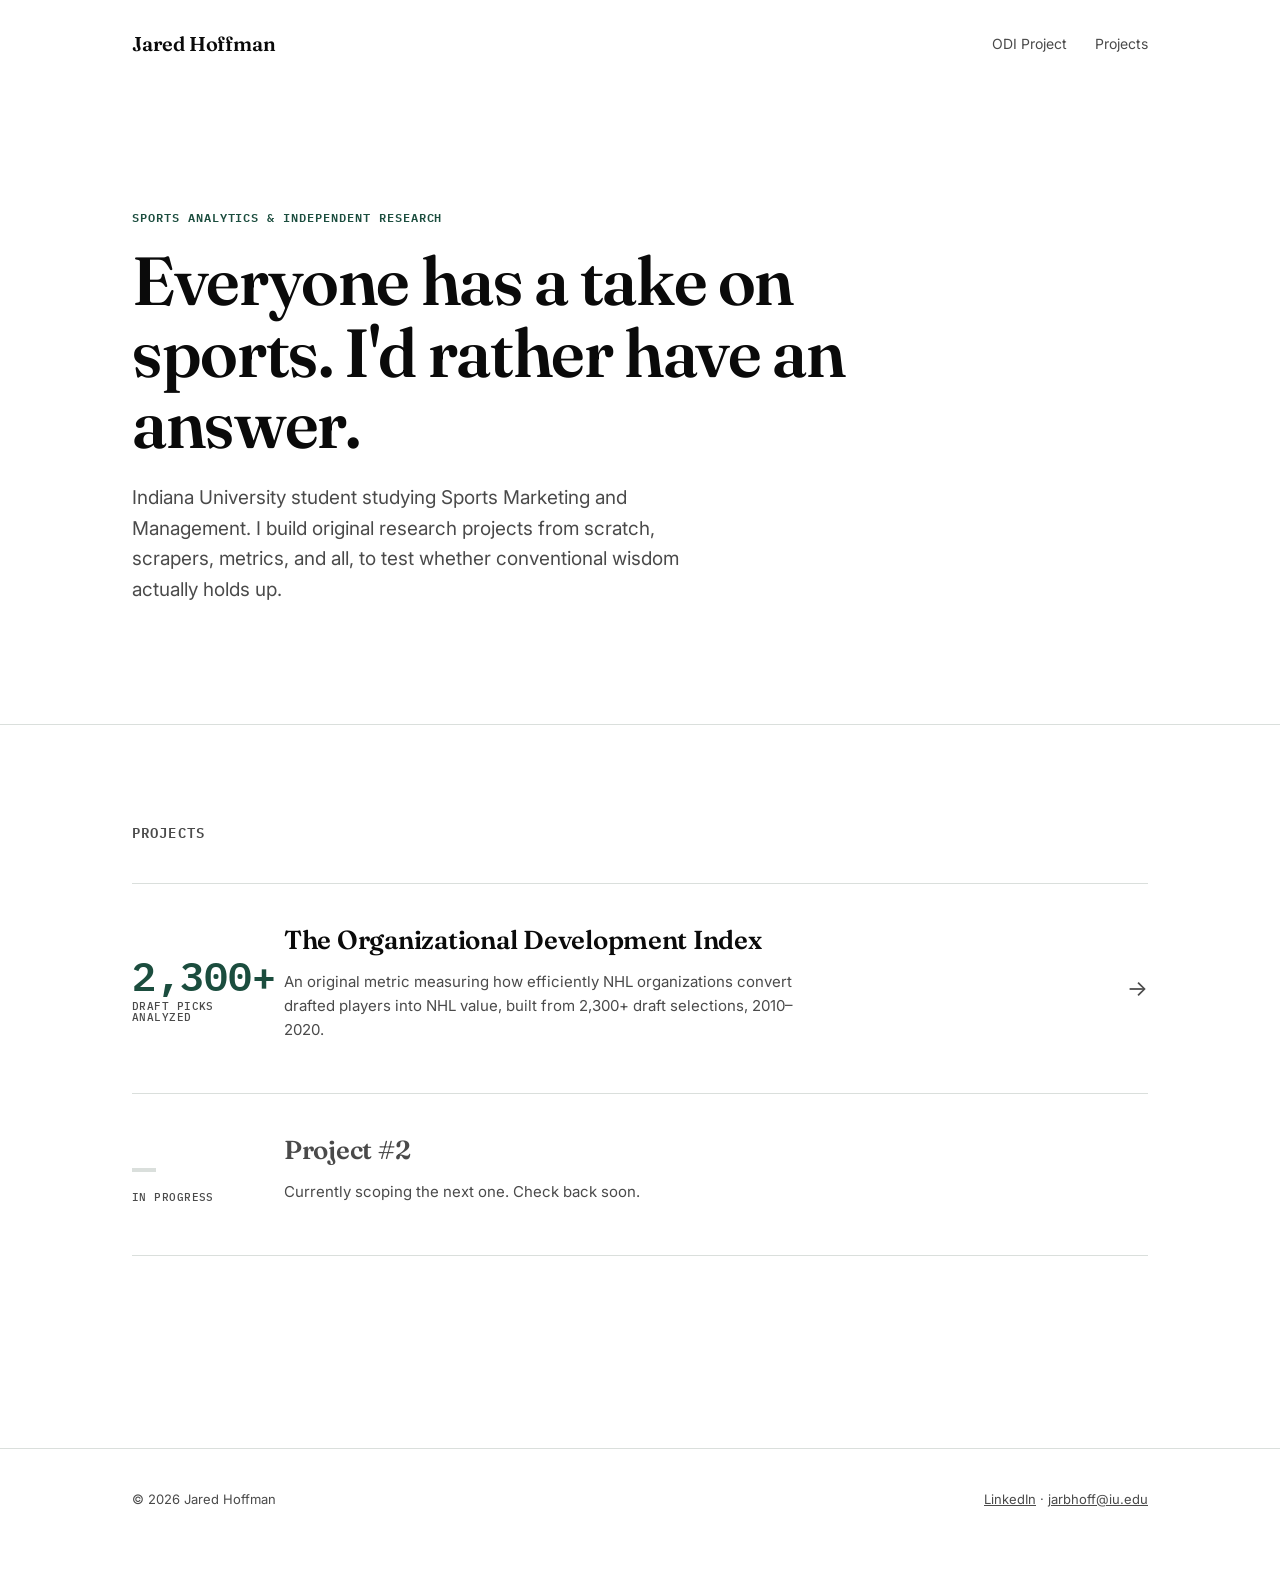
<file: index.html>
<!DOCTYPE html>
<html lang="en">
<head>
<meta charset="UTF-8">
<meta name="viewport" content="width=device-width, initial-scale=1.0">
<title>Jared Hoffman — Sports Analytics</title>
<meta name="description" content="Independent sports analytics projects by Jared Hoffman.">
<link rel="preconnect" href="https://fonts.googleapis.com">
<link href="https://fonts.googleapis.com/css2?family=Fraunces:opsz,wght@9..144,400;9..144,600;9..144,700&family=Inter:wght@400;500;600&family=IBM+Plex+Mono:wght@400;500;600&display=swap" rel="stylesheet">
<link rel="stylesheet" href="styles.css">
<style>
  .home-hero {
    padding: 120px 0 100px;
    border-bottom: 1px solid var(--border);
  }
  .home-hero h1 {
    font-size: clamp(40px, 6vw, 68px);
    line-height: 1.05;
    letter-spacing: -0.02em;
    max-width: 780px;
    margin-top: 18px;
  }
  .home-hero p.lede {
    max-width: 560px;
    font-size: 19px;
    color: var(--ink-soft);
    margin-top: 24px;
  }

  .projects-section { padding: 96px 0; }
  .projects-section > .wrap > h2 {
    font-size: 14px;
    font-family: var(--font-mono);
    text-transform: uppercase;
    letter-spacing: 0.08em;
    color: var(--ink-soft);
    margin-bottom: 40px;
  }

  .project-card {
    display: grid;
    grid-template-columns: 120px 1fr auto;
    gap: 32px;
    align-items: center;
    padding: 36px 0;
    border-top: 1px solid var(--border);
    text-decoration: none;
    color: var(--ink);
    transition: padding-left .2s ease;
  }
  .project-card:last-child { border-bottom: 1px solid var(--border); }
  .project-card:hover { padding-left: 10px; }
  .project-card .stat {
    font-family: var(--font-mono);
    font-size: 40px;
    font-weight: 600;
    color: var(--accent);
    line-height: 1;
  }
  .project-card .stat .label {
    display: block;
    font-size: 11px;
    font-weight: 500;
    color: var(--ink-soft);
    letter-spacing: 0.04em;
    text-transform: uppercase;
    margin-top: 6px;
  }
  .project-card h3 {
    font-size: 26px;
    letter-spacing: -0.01em;
  }
  .project-card p {
    color: var(--ink-soft);
    font-size: 15px;
    margin-top: 8px;
    max-width: 520px;
  }
  .project-card .arrow {
    font-size: 22px;
    color: var(--ink-soft);
    transition: transform .2s ease;
  }
  .project-card:hover .arrow { transform: translateX(4px); color: var(--accent); }

  .project-card.placeholder {
    color: var(--ink-soft);
    cursor: default;
  }
  .project-card.placeholder:hover { padding-left: 0; }
  .project-card.placeholder .stat { color: var(--border); }

  @media (max-width: 640px) {
    .project-card { grid-template-columns: 1fr; gap: 12px; }
    .project-card .arrow { display: none; }
  }
</style>
</head>
<body>

<nav class="site-nav">
  <a href="index.html" class="brand">Jared Hoffman</a>
  <div class="links">
    <a href="odi.html">ODI Project</a>
    <a href="#projects">Projects</a>
  </div>
</nav>

<section class="home-hero">
  <div class="wrap">
    <div class="eyebrow">Sports Analytics &amp; Independent Research</div>
    <h1>Everyone has a take on sports. I'd rather have an answer.</h1>
    <p class="lede">Indiana University student studying Sports Marketing and Management. I build original research projects from scratch, scrapers, metrics, and all, to test whether conventional wisdom actually holds up.</p>
  </div>
</section>

<section class="projects-section" id="projects">
  <div class="wrap">
    <h2>Projects</h2>

    <a href="odi.html" class="project-card">
      <div class="stat">2,300+<span class="label">Draft picks analyzed</span></div>
      <div>
        <h3>The Organizational Development Index</h3>
        <p>An original metric measuring how efficiently NHL organizations convert drafted players into NHL value, built from 2,300+ draft selections, 2010–2020.</p>
      </div>
      <div class="arrow">→</div>
    </a>

    <div class="project-card placeholder">
      <div class="stat">—<span class="label">In progress</span></div>
      <div>
        <h3>Project #2</h3>
        <p>Currently scoping the next one. Check back soon.</p>
      </div>
      <div></div>
    </div>
  </div>
</section>

<footer>
  <div class="wrap">
    <span>© 2026 Jared Hoffman</span>
    <span><a href="https://www.linkedin.com/in/jared-hoffman-a68701314/">LinkedIn</a> · <a href="mailto:jarbhoff@iu.edu">jarbhoff@iu.edu</a></span>
  </div>
</footer>

</body>
</html>
</file>
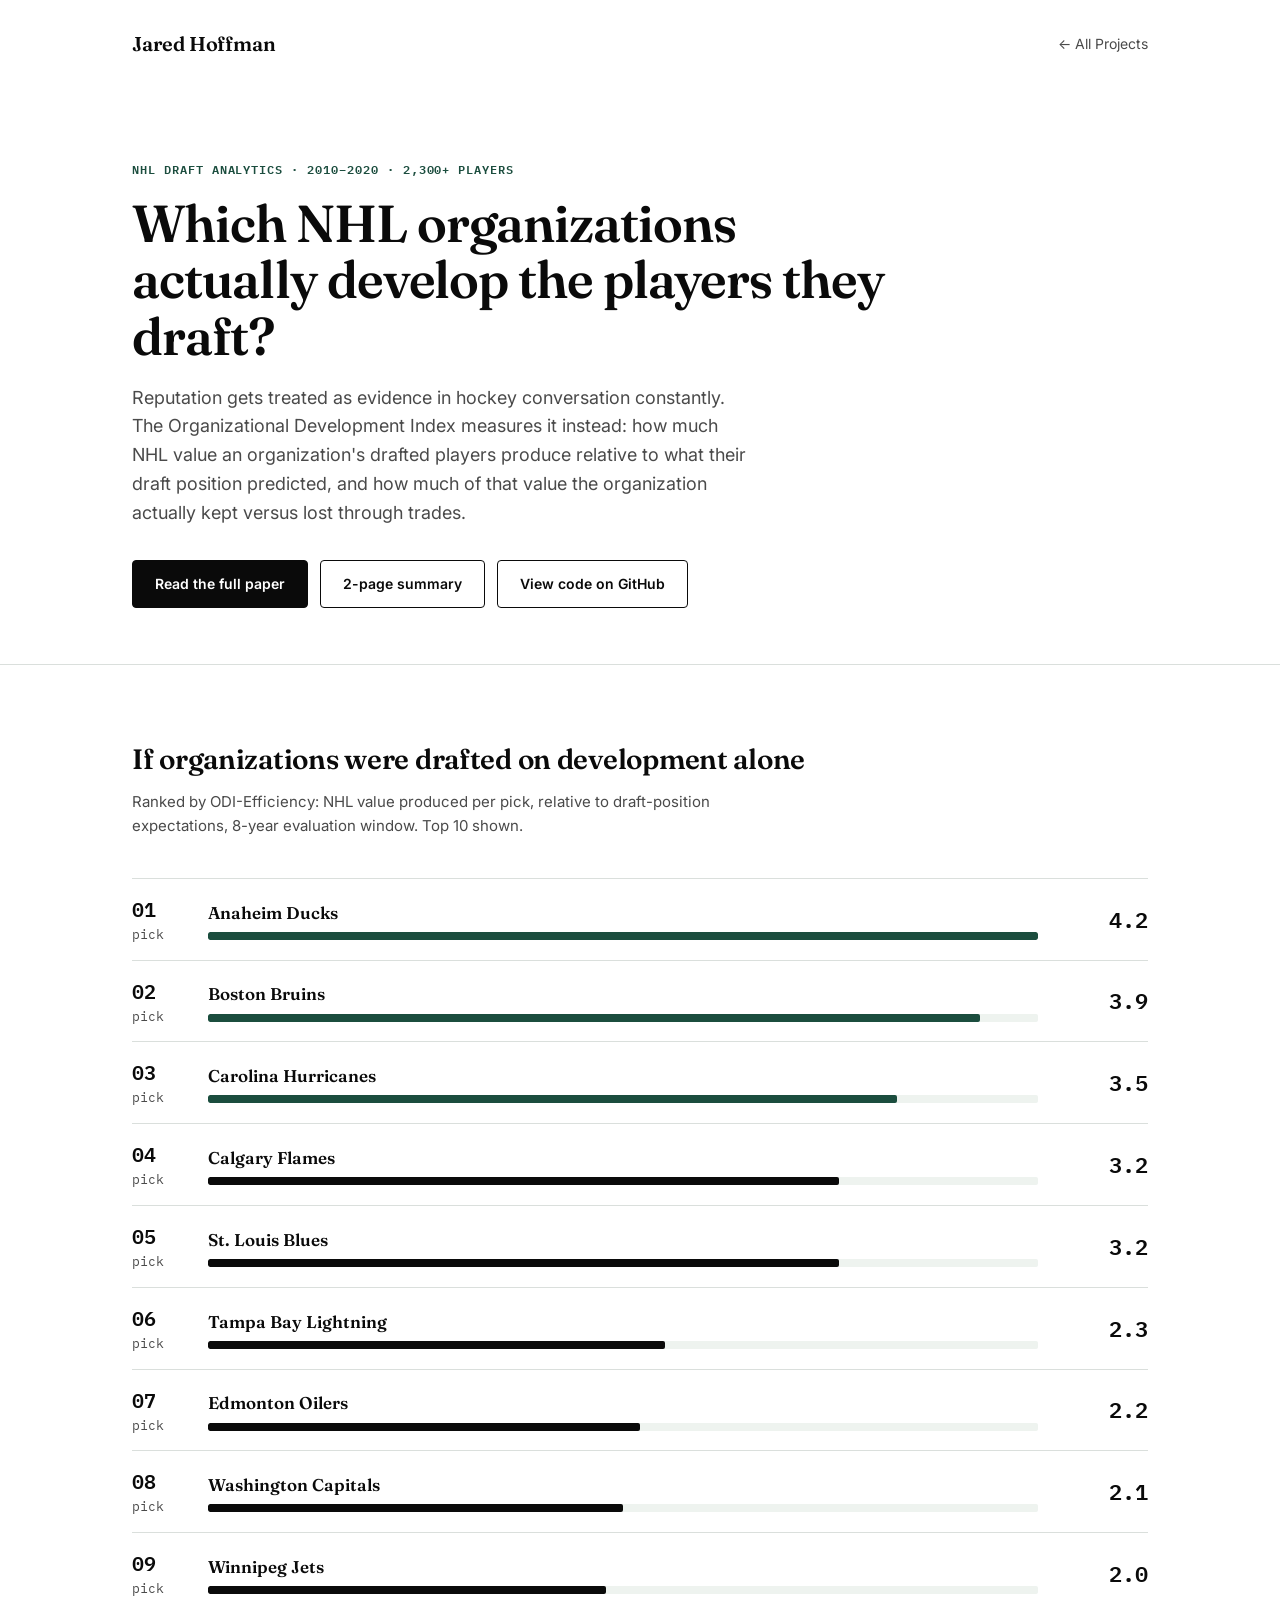
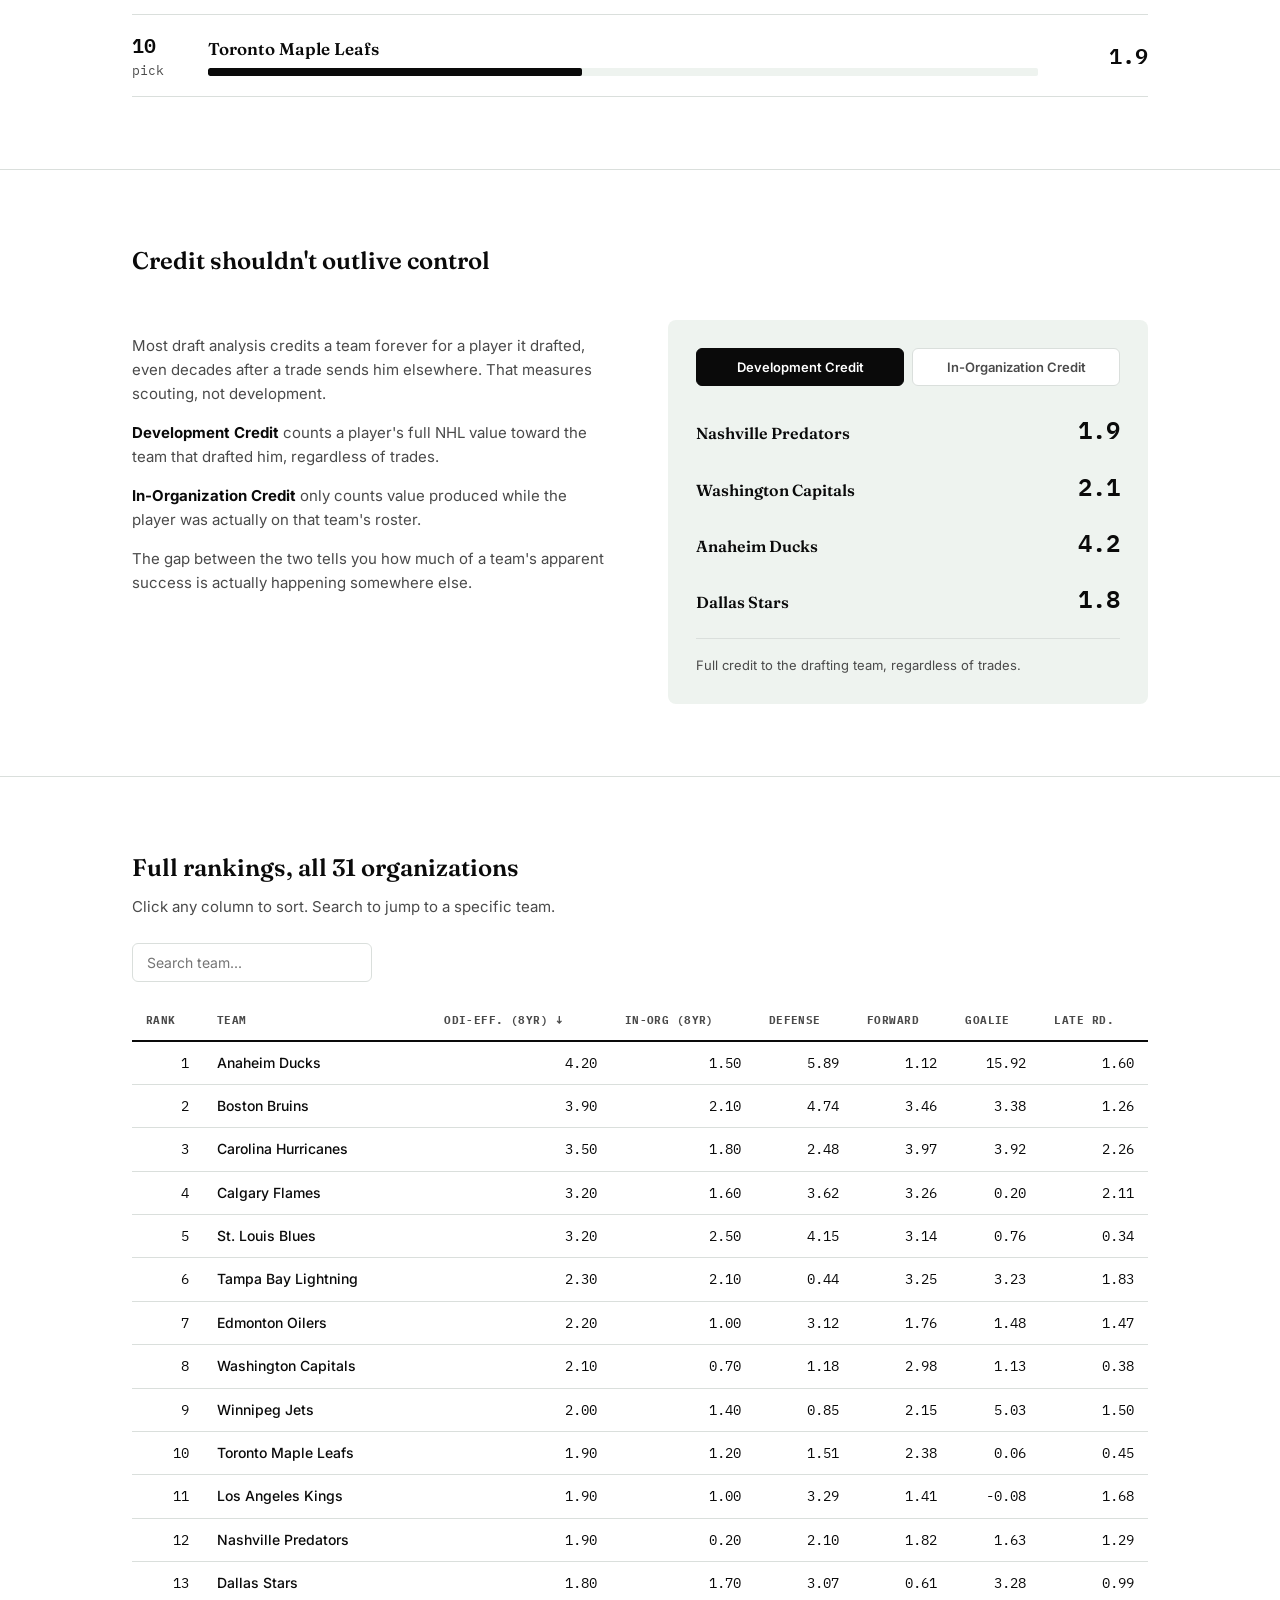
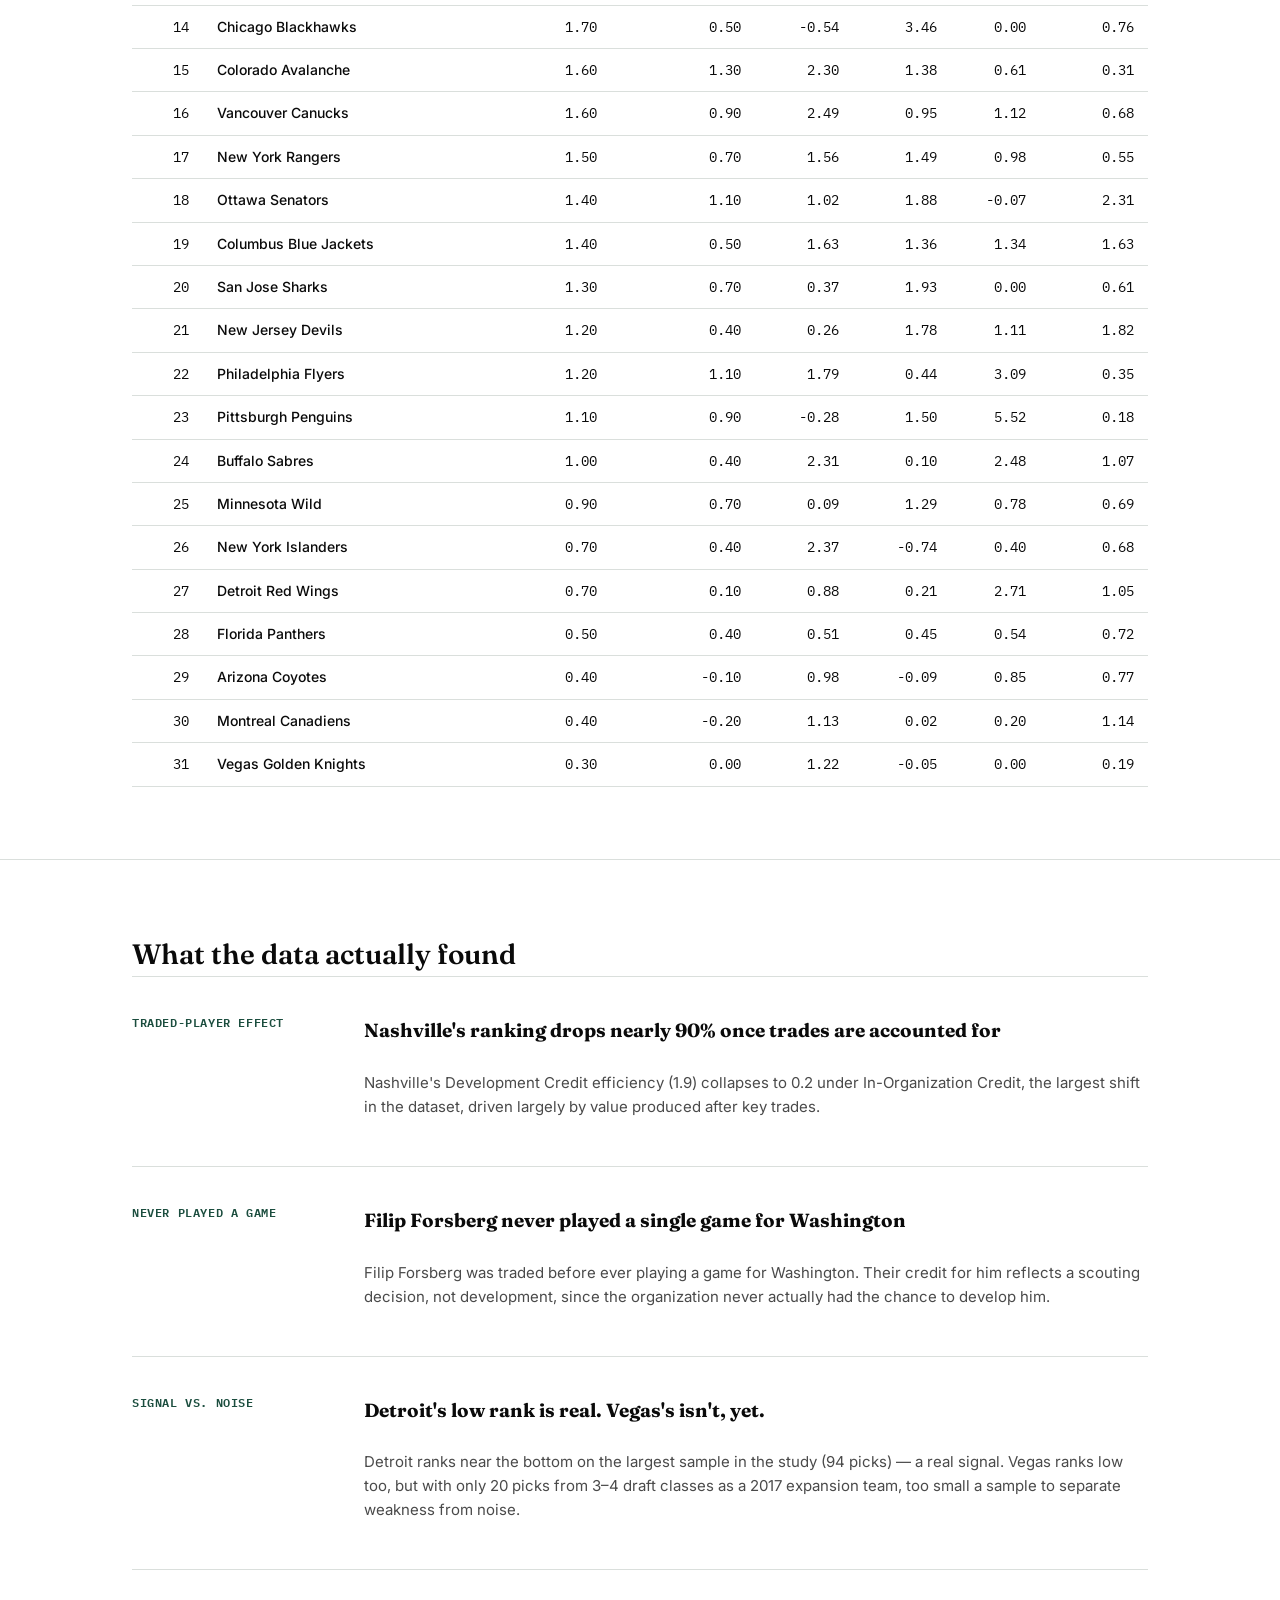
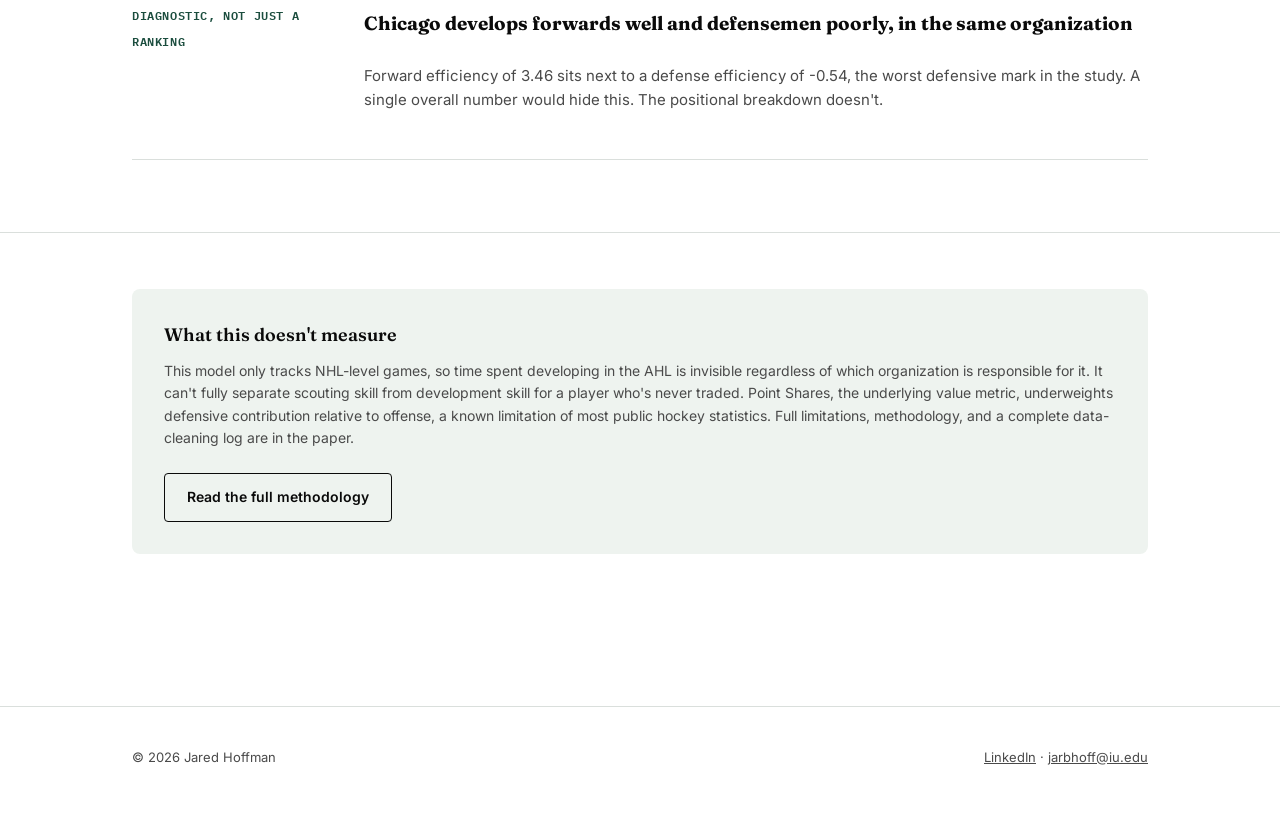
<file: odi.html>
<!DOCTYPE html>
<html lang="en">
<head>
<meta charset="UTF-8">
<meta name="viewport" content="width=device-width, initial-scale=1.0">
<title>The Organizational Development Index — Jared Hoffman</title>
<meta name="description" content="An original metric measuring how efficiently NHL organizations convert drafted players into NHL value.">
<link rel="preconnect" href="https://fonts.googleapis.com">
<link href="https://fonts.googleapis.com/css2?family=Fraunces:opsz,wght@9..144,400;9..144,600;9..144,700&family=Inter:wght@400;500;600&family=IBM+Plex+Mono:wght@400;500;600&display=swap" rel="stylesheet">
<link rel="stylesheet" href="styles.css">
<style>

  /* ---------- Hero ---------- */
  .odi-hero { padding: 72px 0 56px; border-bottom: 1px solid var(--border); }
  .odi-hero h1 {
    font-size: clamp(34px, 5vw, 52px);
    line-height: 1.08;
    letter-spacing: -0.02em;
    max-width: 760px;
    margin-top: 16px;
  }
  .odi-hero p.lede { max-width: 620px; font-size: 18px; color: var(--ink-soft); margin-top: 20px; }
  .odi-hero .cta-row { display: flex; gap: 12px; margin-top: 32px; flex-wrap: wrap; }

  /* ---------- Draft board ---------- */
  .board-section { padding: 72px 0; border-bottom: 1px solid var(--border); }
  .board-section h2 { font-size: 28px; letter-spacing: -0.01em; }
  .board-section .sub { color: var(--ink-soft); margin-top: 8px; max-width: 640px; font-size: 15px; }

  .board { margin-top: 40px; }
  .board-row {
    display: grid;
    grid-template-columns: 56px 1fr 90px;
    align-items: center;
    gap: 20px;
    padding: 14px 0;
    border-top: 1px solid var(--border);
  }
  .board-row:last-child { border-bottom: 1px solid var(--border); }
  .board-row .pick {
    font-family: var(--font-mono);
    font-size: 13px;
    color: var(--ink-soft);
  }
  .board-row .pick .num { font-size: 20px; color: var(--ink); font-weight: 600; display: block; }
  .board-row .team-bar-wrap { display: flex; flex-direction: column; gap: 6px; }
  .board-row .team-name { font-family: var(--font-display); font-size: 17px; font-weight: 600; }
  .board-row .bar-track { height: 8px; background: var(--tint); border-radius: 2px; overflow: hidden; }
  .board-row .bar-fill { height: 100%; background: var(--ink); border-radius: 2px; }
  .board-row:nth-child(-n+3) .bar-fill { background: var(--accent); }
  .board-row .eff {
    font-family: var(--font-mono);
    font-size: 22px;
    font-weight: 600;
    text-align: right;
  }

  /* ---------- How it works / toggle ---------- */
  .how-section { padding: 72px 0; border-bottom: 1px solid var(--border); }
  .how-grid { display: grid; grid-template-columns: 1fr 1fr; gap: 56px; margin-top: 40px; }
  .how-text p { color: var(--ink-soft); font-size: 15px; margin-top: 14px; }
  .how-text strong { color: var(--ink); }

  .toggle-card { background: var(--tint); border-radius: 8px; padding: 28px; }
  .toggle-buttons { display: flex; gap: 8px; margin-bottom: 24px; }
  .toggle-btn {
    flex: 1;
    padding: 10px 14px;
    border-radius: 6px;
    border: 1px solid var(--border);
    background: var(--white);
    font-family: var(--font-body);
    font-size: 13px;
    font-weight: 600;
    cursor: pointer;
    color: var(--ink-soft);
  }
  .toggle-btn.active { background: var(--ink); color: var(--white); border-color: var(--ink); }
  .toggle-example { display: flex; flex-direction: column; gap: 18px; }
  .toggle-team-row { display: flex; justify-content: space-between; align-items: baseline; }
  .toggle-team-row .name { font-family: var(--font-display); font-weight: 600; font-size: 16px; }
  .toggle-team-row .val { font-family: var(--font-mono); font-size: 24px; font-weight: 600; }
  .toggle-note { font-size: 13px; color: var(--ink-soft); margin-top: 20px; padding-top: 16px; border-top: 1px solid var(--border); }

  /* ---------- Full table ---------- */
  .table-section { padding: 72px 0; border-bottom: 1px solid var(--border); }
  .table-controls { display: flex; justify-content: space-between; align-items: center; margin-top: 24px; gap: 16px; flex-wrap: wrap; }
  .search-box {
    padding: 10px 14px;
    border: 1px solid var(--border);
    border-radius: 6px;
    font-family: var(--font-body);
    font-size: 14px;
    width: 240px;
  }
  table.odi-table { width: 100%; border-collapse: collapse; margin-top: 20px; font-size: 14px; }
  table.odi-table th {
    text-align: left;
    font-family: var(--font-mono);
    font-size: 11px;
    text-transform: uppercase;
    letter-spacing: 0.04em;
    color: var(--ink-soft);
    padding: 10px 14px;
    border-bottom: 2px solid var(--ink);
    cursor: pointer;
    user-select: none;
    white-space: nowrap;
  }
  table.odi-table th:hover { color: var(--ink); }
  table.odi-table th.sorted::after { content: ' ↓'; }
  table.odi-table th.sorted.asc::after { content: ' ↑'; }
  table.odi-table td {
    padding: 10px 14px;
    border-bottom: 1px solid var(--border);
    font-family: var(--font-mono);
  }
  table.odi-table td.team-cell { font-family: var(--font-body); font-weight: 500; }
  table.odi-table tr:hover td { background: var(--tint); }
  table.odi-table td.num { text-align: right; }
  table.odi-table td.na { color: var(--border); text-align: right; }

  /* ---------- Findings ---------- */
  .findings-section { padding: 72px 0; border-bottom: 1px solid var(--border); }
  .finding {
    display: grid;
    grid-template-columns: 200px 1fr;
    gap: 32px;
    padding: 32px 0;
    border-top: 1px solid var(--border);
  }
  .finding:last-child { border-bottom: 1px solid var(--border); }
  .finding .tag { font-family: var(--font-mono); font-size: 12px; color: var(--accent); font-weight: 600; text-transform: uppercase; letter-spacing: 0.05em; }
  .finding h4 { font-family: var(--font-display); font-size: 19px; margin-top: 6px; }
  .finding p { color: var(--ink-soft); font-size: 15px; margin-top: 10px; }

  /* ---------- Limitations ---------- */
  .limits-section { padding: 56px 0; }
  .limits-section .box { background: var(--tint); border-radius: 8px; padding: 32px; }
  .limits-section h3 { font-size: 18px; }
  .limits-section p { color: var(--ink-soft); font-size: 14px; margin-top: 10px; }
  .limits-section .links { margin-top: 24px; display: flex; gap: 12px; flex-wrap: wrap; }

  @media (max-width: 720px) {
    .how-grid { grid-template-columns: 1fr; gap: 32px; }
    .finding { grid-template-columns: 1fr; gap: 8px; }
    table.odi-table { font-size: 12px; }
    table.odi-table th, table.odi-table td { padding: 8px 8px; }
  }
</style>
</head>
<body>

<nav class="site-nav">
  <a href="index.html" class="brand">Jared Hoffman</a>
  <div class="links">
    <a href="index.html">← All Projects</a>
  </div>
</nav>

<section class="odi-hero">
  <div class="wrap">
    <div class="eyebrow">NHL Draft Analytics · 2010–2020 · 2,300+ Players</div>
    <h1>Which NHL organizations actually develop the players they draft?</h1>
    <p class="lede">Reputation gets treated as evidence in hockey conversation constantly. The Organizational Development Index measures it instead: how much NHL value an organization's drafted players produce relative to what their draft position predicted, and how much of that value the organization actually kept versus lost through trades.</p>
    <div class="cta-row">
      <a href="ODI_Research_Paper.pdf" class="btn primary">Read the full paper</a>
      <a href="ODI_Executive_Summary.pdf" class="btn secondary">2-page summary</a>
      <a href="https://github.com/jaredhoffman91/Independent-Project-Portfolio" class="btn secondary">View code on GitHub</a>
    </div>
  </div>
</section>

<section class="board-section">
  <div class="wrap">
    <h2>If organizations were drafted on development alone</h2>
    <p class="sub">Ranked by ODI-Efficiency: NHL value produced per pick, relative to draft-position expectations, 8-year evaluation window. Top 10 shown.</p>
    <div class="board" id="draft-board"></div>
  </div>
</section>

<section class="how-section">
  <div class="wrap">
    <h2>Credit shouldn't outlive control</h2>
    <div class="how-grid">
      <div class="how-text">
        <p>Most draft analysis credits a team forever for a player it drafted, even decades after a trade sends him elsewhere. That measures scouting, not development.</p>
        <p><strong>Development Credit</strong> counts a player's full NHL value toward the team that drafted him, regardless of trades.</p>
        <p><strong>In-Organization Credit</strong> only counts value produced while the player was actually on that team's roster.</p>
        <p>The gap between the two tells you how much of a team's apparent success is actually happening somewhere else.</p>
      </div>
      <div class="toggle-card">
        <div class="toggle-buttons">
          <button class="toggle-btn active" data-mode="dev">Development Credit</button>
          <button class="toggle-btn" data-mode="inorg">In-Organization Credit</button>
        </div>
        <div class="toggle-example" id="toggle-example"></div>
        <div class="toggle-note" id="toggle-note"></div>
      </div>
    </div>
  </div>
</section>

<section class="table-section">
  <div class="wrap">
    <h2>Full rankings, all 31 organizations</h2>
    <p class="sub" style="color:var(--ink-soft); font-size:15px; margin-top:8px;">Click any column to sort. Search to jump to a specific team.</p>
    <div class="table-controls">
      <input type="text" class="search-box" id="team-search" placeholder="Search team...">
    </div>
    <div style="overflow-x:auto;">
      <table class="odi-table" id="odi-table">
        <thead>
          <tr>
            <th data-key="rank">Rank</th>
            <th data-key="team">Team</th>
            <th data-key="efficiency8" class="sorted">ODI-Eff. (8yr)</th>
            <th data-key="inorg8">In-Org (8yr)</th>
            <th data-key="defense">Defense</th>
            <th data-key="forward">Forward</th>
            <th data-key="goalie">Goalie</th>
            <th data-key="lateRound">Late Rd.</th>
          </tr>
        </thead>
        <tbody id="table-body"></tbody>
      </table>
    </div>
  </div>
</section>

<section class="findings-section">
  <div class="wrap">
    <h2 style="font-size:28px;">What the data actually found</h2>

    <div class="finding">
      <div><span class="tag">Traded-Player Effect</span></div>
      <div>
        <h4>Nashville's ranking drops nearly 90% once trades are accounted for</h4>
        <p>Nashville's Development Credit efficiency (1.9) collapses to 0.2 under In-Organization Credit, the largest shift in the dataset, driven largely by value produced after key trades.</p>
      </div>
    </div>

    <div class="finding">
      <div><span class="tag">Never Played A Game</span></div>
      <div>
        <h4>Filip Forsberg never played a single game for Washington</h4>
        <p>Filip Forsberg was traded before ever playing a game for Washington. Their credit for him reflects a scouting decision, not development, since the organization never actually had the chance to develop him.</p>
      </div>
    </div>

    <div class="finding">
      <div><span class="tag">Signal vs. Noise</span></div>
      <div>
        <h4>Detroit's low rank is real. Vegas's isn't, yet.</h4>
        <p>Detroit ranks near the bottom on the largest sample in the study (94 picks) — a real signal. Vegas ranks low too, but with only 20 picks from 3–4 draft classes as a 2017 expansion team, too small a sample to separate weakness from noise.</p>
      </div>
    </div>

    <div class="finding">
      <div><span class="tag">Diagnostic, Not Just A Ranking</span></div>
      <div>
        <h4>Chicago develops forwards well and defensemen poorly, in the same organization</h4>
        <p>Forward efficiency of 3.46 sits next to a defense efficiency of -0.54, the worst defensive mark in the study. A single overall number would hide this. The positional breakdown doesn't.</p>
      </div>
    </div>
  </div>
</section>

<section class="limits-section">
  <div class="wrap">
    <div class="box">
      <h3>What this doesn't measure</h3>
      <p>This model only tracks NHL-level games, so time spent developing in the AHL is invisible regardless of which organization is responsible for it. It can't fully separate scouting skill from development skill for a player who's never traded. Point Shares, the underlying value metric, underweights defensive contribution relative to offense, a known limitation of most public hockey statistics. Full limitations, methodology, and a complete data-cleaning log are in the paper.</p>
      <div class="links">
        <a href="ODI_Research_Paper.pdf#page=7" class="btn secondary">Read the full methodology</a>
      </div>
    </div>
  </div>
</section>

<footer>
  <div class="wrap">
    <span>© 2026 Jared Hoffman</span>
    <span><a href="https://www.linkedin.com/in/jared-hoffman-a68701314/">LinkedIn</a> · <a href="mailto:jarbhoff@iu.edu">jarbhoff@iu.edu</a></span>
  </div>
</footer>

<script src="odi-data.js"></script>
<script src="odi.js"></script>
</body>
</html>
</file>
<file: styles.css>
/* ============================================================
   Design tokens
   ============================================================ */
:root {
  --bg: #FFFFFF;
  --ink: #0A0A0A;
  --ink-soft: #4A4A4A;
  --accent: #1B4D3E;
  --accent-bright: #2F6E4E;
  --tint: #EEF3EF;
  --tint-deep: #DCE6DF;
  --border: #DADFDC;
  --white: #FFFFFF;
  --font-display: 'Fraunces', Georgia, serif;
  --font-body: 'Inter', -apple-system, sans-serif;
  --font-mono: 'IBM Plex Mono', 'Courier New', monospace;
}

* { box-sizing: border-box; }

html { scroll-behavior: smooth; }

body {
  margin: 0;
  background: var(--bg);
  color: var(--ink);
  font-family: var(--font-body);
  font-size: 16px;
  line-height: 1.6;
  -webkit-font-smoothing: antialiased;
}

a { color: inherit; }
a:focus-visible, button:focus-visible, [tabindex]:focus-visible {
  outline: 2px solid var(--accent);
  outline-offset: 3px;
}

h1, h2, h3 { font-family: var(--font-display); font-weight: 600; margin: 0; }

.mono { font-family: var(--font-mono); }

/* ============================================================
   Layout
   ============================================================ */
.wrap {
  max-width: 1080px;
  margin: 0 auto;
  padding: 0 32px;
}

nav.site-nav {
  display: flex;
  align-items: center;
  justify-content: space-between;
  padding: 28px 32px;
  max-width: 1080px;
  margin: 0 auto;
}
nav.site-nav .brand {
  font-family: var(--font-display);
  font-weight: 600;
  font-size: 20px;
  text-decoration: none;
  letter-spacing: -0.01em;
}
nav.site-nav .links { display: flex; gap: 28px; font-size: 14px; }
nav.site-nav .links a { text-decoration: none; color: var(--ink-soft); }
nav.site-nav .links a:hover { color: var(--ink); }

footer {
  border-top: 1px solid var(--border);
  margin-top: 96px;
  padding: 40px 32px 64px;
}
footer .wrap {
  display: flex;
  justify-content: space-between;
  align-items: center;
  flex-wrap: wrap;
  gap: 16px;
  font-size: 13px;
  color: var(--ink-soft);
}
footer a { color: var(--ink-soft); }

/* ============================================================
   Buttons / pills
   ============================================================ */
.btn {
  display: inline-flex;
  align-items: center;
  gap: 8px;
  padding: 12px 22px;
  border-radius: 4px;
  font-size: 14px;
  font-weight: 600;
  text-decoration: none;
  border: 1px solid var(--ink);
  transition: background .15s ease, color .15s ease;
}
.btn.primary { background: var(--ink); color: var(--white); }
.btn.primary:hover { background: #16324f; }
.btn.secondary { background: transparent; color: var(--ink); }
.btn.secondary:hover { background: var(--tint); }

.eyebrow {
  font-family: var(--font-mono);
  font-size: 12px;
  letter-spacing: 0.08em;
  text-transform: uppercase;
  color: var(--accent);
  font-weight: 600;
}

@media (max-width: 640px) {
  .wrap, nav.site-nav { padding-left: 20px; padding-right: 20px; }
}

@media (prefers-reduced-motion: reduce) {
  * { animation: none !important; transition: none !important; scroll-behavior: auto !important; }
}
</file>
